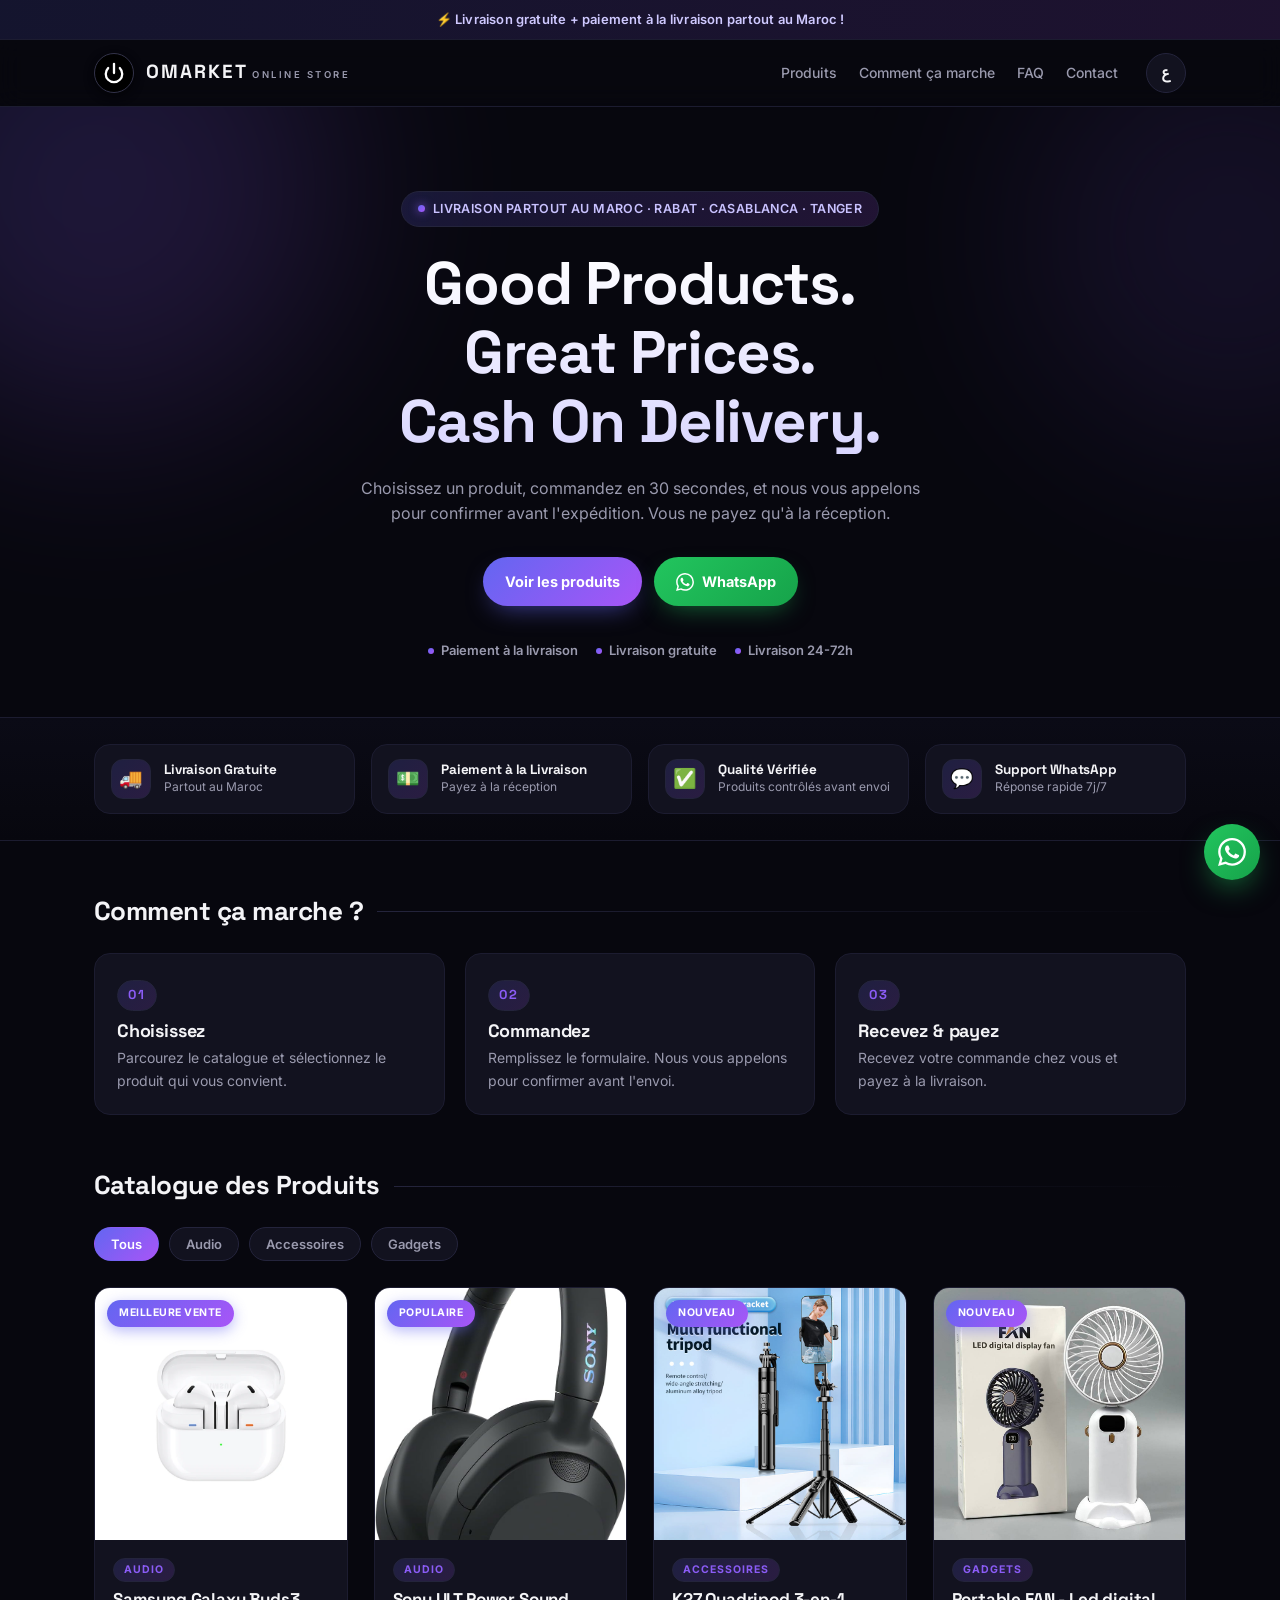
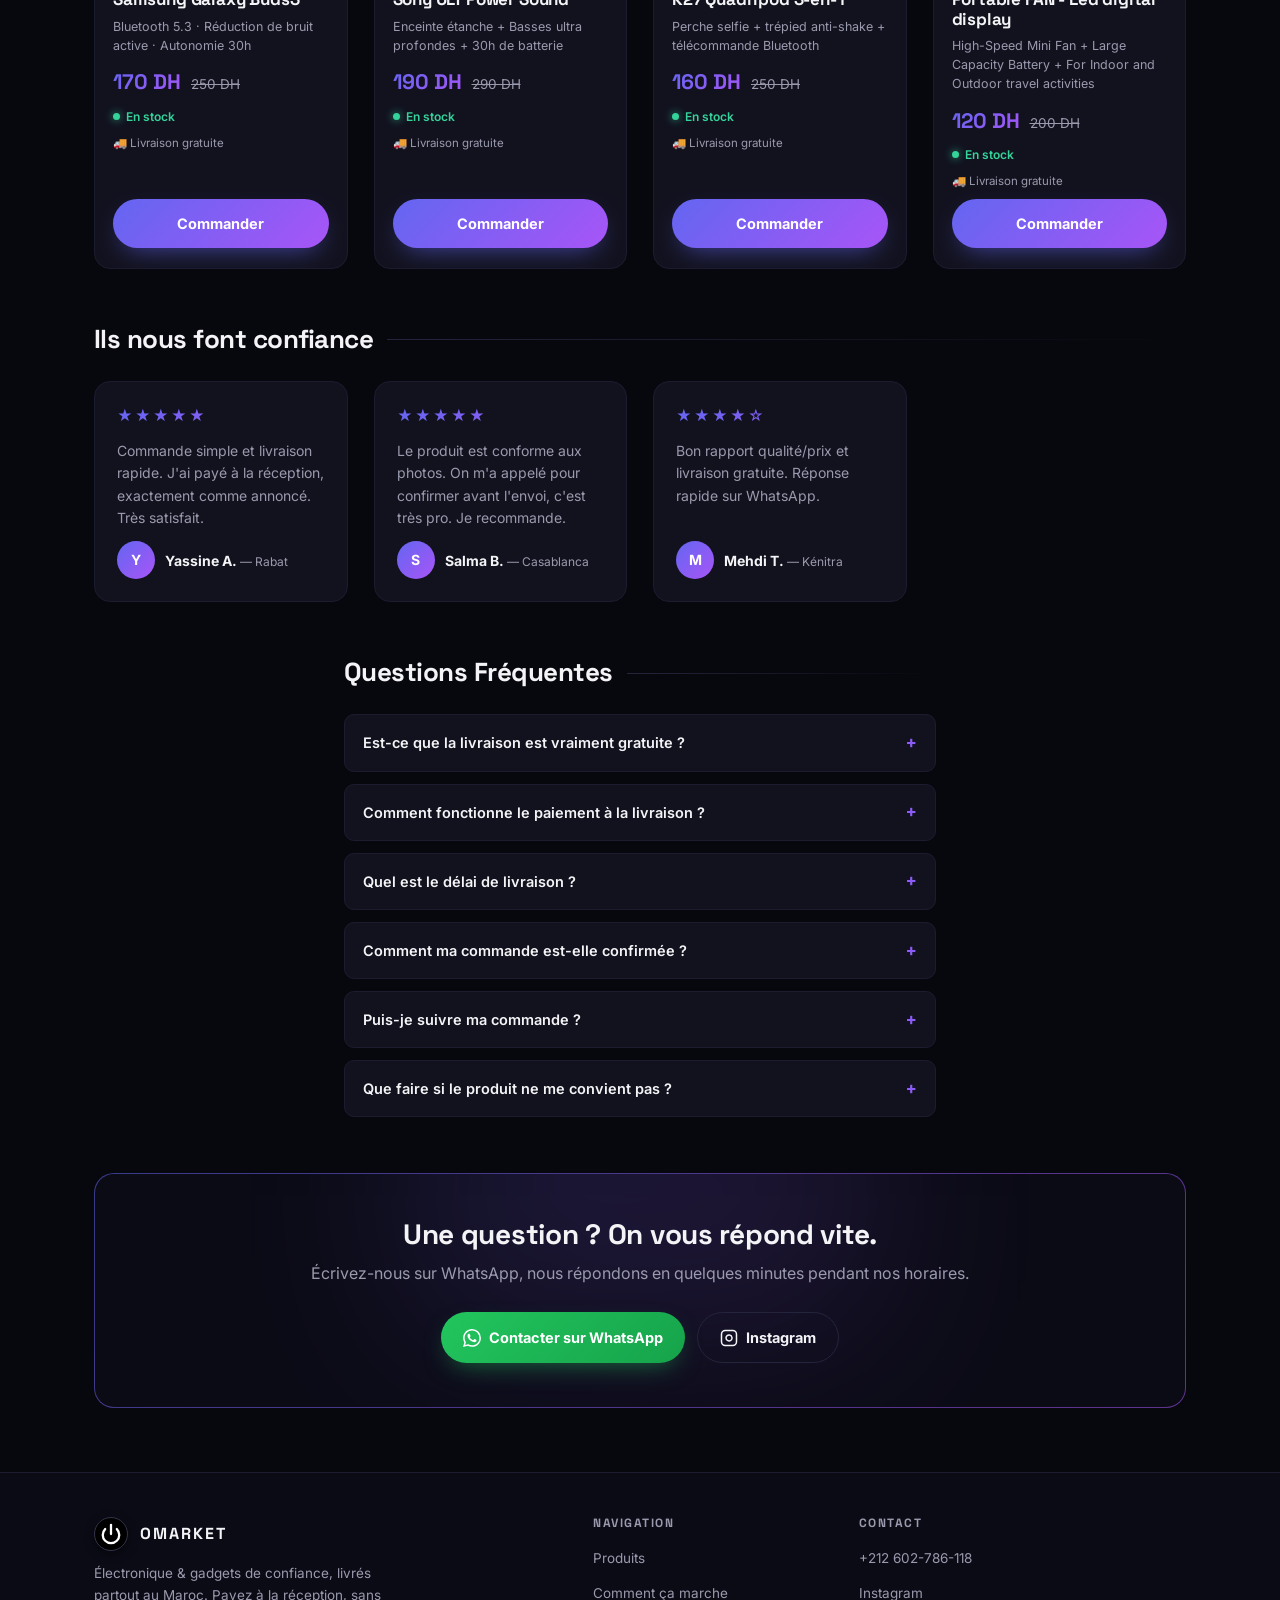
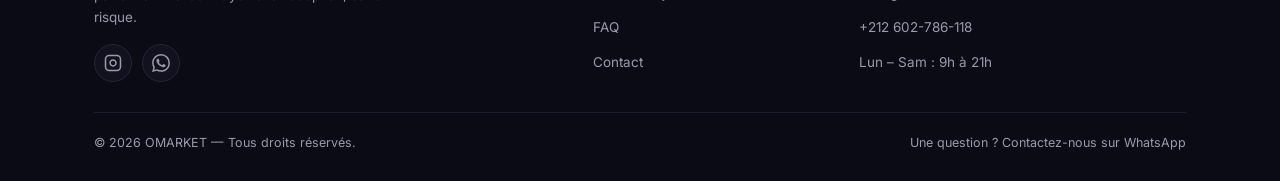
<file: index.html>
<!DOCTYPE html>
<html lang="fr">
<head>
<meta charset="UTF-8">
<meta name="viewport" content="width=device-width, initial-scale=1.0">
<title>O Market — Électronique & Gadgets au Maroc</title>
<meta name="description" content="O Market — Électronique et gadgets au Maroc. Livraison gratuite partout au Maroc, paiement à la livraison. Produits fiables, prix justes.">
<meta name="theme-color" content="#07070e">
<meta property="og:type" content="website">
<meta property="og:site_name" content="O Market">
<meta property="og:title" content="O Market — Électronique & Gadgets au Maroc">
<meta property="og:description" content="Produits fiables, prix justes, paiement à la livraison. Livraison gratuite partout au Maroc.">
<meta property="og:url" content="https://o-market-seven.vercel.app/">
<meta property="og:image" content="https://o-market-seven.vercel.app/uploads/couteurs-galaxy-buds-3-white-sm-r530nzwamea-prix-linksolutions-maroc6.webp">
<meta property="og:locale" content="fr_MA">
<meta name="twitter:card" content="summary_large_image">
<link rel="icon" type="image/svg+xml" href="favicon.svg">
<link rel="preconnect" href="https://fonts.googleapis.com">
<link rel="preconnect" href="https://fonts.gstatic.com" crossorigin>
<link href="https://fonts.googleapis.com/css2?family=Inter:wght@400;500;600;700&family=Space+Grotesk:wght@500;600;700&family=Noto+Sans+Arabic:wght@400;600;700&display=swap" rel="stylesheet">
<link rel="stylesheet" href="style.css">
</head>
<body>

  <!-- Announcement -->
  <div class="announcement-bar">
    <span id="announcement-text">⚡ Livraison gratuite + paiement à la livraison partout au Maroc !</span>
  </div>

  <!-- Header -->
  <header class="site-header">
    <div class="wrap header-row">
      <a href="index.html" class="logo-group">
        <div class="logo-icon">
          <svg class="power-svg" viewBox="0 0 24 24" fill="none" stroke="currentColor" stroke-width="2.5" stroke-linecap="round" stroke-linejoin="round">
            <path d="M12 2v10"></path>
            <path d="M18.36 6.64a9 9 0 1 1-12.73 0"></path>
          </svg>
        </div>
        <div class="logo-text">
          <span class="logo-title" id="site-logo">OMARKET</span>
          <span class="logo-sub" id="site-tagline">Online Store</span>
        </div>
      </a>
      <nav class="header-links">
        <a href="#products" data-i18n="navProducts">Produits</a>
        <a href="#how" data-i18n="navHow">Comment ça marche</a>
        <a href="#faq" data-i18n="navFaq">FAQ</a>
        <a href="#contact" data-i18n="navContact">Contact</a>
        <button id="lang-toggle" class="lang-toggle" type="button" aria-label="Changer de langue">ع</button>
      </nav>
    </div>
  </header>

  <!-- Hero -->
  <section class="hero">
    <div class="wrap">
      <p class="eyebrow"><span class="dot"></span><span id="hero-eyebrow">Livraison partout au Maroc</span></p>
      <h1 id="hero-headline">Produits Fiables.<br>Prix Justes.<br>Paiement à la Livraison.</h1>
      <p class="hero-sub" id="hero-subtext">Choisissez un produit, commandez en 30 secondes, et nous vous appelons pour confirmer avant l'expédition.</p>
      <div class="hero-actions">
        <a href="#products" class="btn" id="cta-primary">Voir les produits</a>
        <a href="https://wa.me/212602786118" class="btn btn-whatsapp" data-whatsapp id="cta-secondary">
          <svg viewBox="0 0 24 24" fill="currentColor"><path d="M17.472 14.382c-.297-.149-1.758-.867-2.03-.967-.273-.099-.471-.148-.67.15-.197.297-.767.966-.94 1.164-.173.199-.347.223-.644.075-.297-.15-1.255-.463-2.39-1.475-.883-.788-1.48-1.761-1.653-2.059-.173-.297-.018-.458.13-.606.134-.133.297-.347.446-.52.149-.174.198-.298.297-.497.1-.198.05-.371-.025-.52-.074-.149-.668-1.612-.916-2.207-.242-.579-.487-.5-.669-.51-.173-.008-.371-.01-.57-.01-.198 0-.52.074-.792.372-.272.297-1.04 1.016-1.04 2.479 0 1.462 1.065 2.875 1.213 3.074.149.198 2.096 3.2 5.077 4.487.709.306 1.262.489 1.694.625.712.227 1.36.195 1.871.118.571-.085 1.758-.719 2.006-1.413.248-.694.248-1.289.173-1.413-.074-.124-.272-.198-.57-.347m-5.421 7.403h-.004a9.87 9.87 0 0 1-5.031-1.378l-.361-.214-3.741.982.998-3.648-.235-.374a9.86 9.86 0 0 1-1.51-5.26c.001-5.45 4.436-9.884 9.888-9.884 2.64 0 5.122 1.03 6.988 2.898a9.825 9.825 0 0 1 2.893 6.994c-.003 5.45-4.437 9.884-9.885 9.884m8.413-18.297A11.815 11.815 0 0 0 12.05 0C5.495 0 .16 5.335.157 11.892c0 2.096.547 4.142 1.588 5.945L.057 24l6.305-1.654a11.882 11.882 0 0 0 5.683 1.448h.005c6.554 0 11.89-5.335 11.893-11.893a11.821 11.821 0 0 0-3.48-8.413Z"/></svg>
          <span id="cta-secondary-text">WhatsApp</span>
        </a>
      </div>
      <ul class="hero-chips">
        <li data-i18n="chipPayment">Paiement à la livraison</li>
        <li data-i18n="chipDelivery">Livraison gratuite</li>
        <li data-i18n="chipTime">Livraison 24-72h</li>
      </ul>
    </div>
  </section>

  <!-- Trust badges -->
  <section class="trust-section">
    <div class="wrap trust-grid" id="trust-grid"></div>
  </section>

  <!-- How it works -->
  <section id="how" class="section how">
    <div class="wrap">
      <h2 class="section-title" id="how-title">Comment ça marche ?</h2>
      <div class="steps" id="steps"></div>
    </div>
  </section>

  <!-- Products -->
  <section id="products" class="products">
    <div class="wrap">
      <h2 class="section-title" id="products-title">Catalogue des Produits</h2>
      <div class="filters" id="filters"></div>
      <div class="grid" id="product-grid">
        <p class="grid-message">Chargement des produits…</p>
      </div>
    </div>
  </section>

  <!-- Testimonials -->
  <section id="testimonials" class="testimonials">
    <div class="wrap">
      <h2 class="section-title" id="testimonials-title">Ils nous font confiance</h2>
      <div class="grid" id="testimonials-grid"></div>
    </div>
  </section>

  <!-- FAQ -->
  <section id="faq" class="faq">
    <div class="wrap narrow">
      <h2 class="section-title" id="faq-title">Questions Fréquentes</h2>
      <div class="faq-list" id="faq-list"></div>
    </div>
  </section>

  <!-- Contact CTA -->
  <section id="contact" class="contact">
    <div class="wrap">
      <div class="contact-panel">
        <h2 id="contact-title">Une question ? On vous répond vite.</h2>
        <p id="contact-text">Écrivez-nous sur WhatsApp, nous répondons en quelques minutes.</p>
        <div class="contact-actions">
          <a href="https://wa.me/212602786118" class="btn btn-whatsapp" data-whatsapp id="contact-wa">
            <svg viewBox="0 0 24 24" fill="currentColor"><path d="M17.472 14.382c-.297-.149-1.758-.867-2.03-.967-.273-.099-.471-.148-.67.15-.197.297-.767.966-.94 1.164-.173.199-.347.223-.644.075-.297-.15-1.255-.463-2.39-1.475-.883-.788-1.48-1.761-1.653-2.059-.173-.297-.018-.458.13-.606.134-.133.297-.347.446-.52.149-.174.198-.298.297-.497.1-.198.05-.371-.025-.52-.074-.149-.668-1.612-.916-2.207-.242-.579-.487-.5-.669-.51-.173-.008-.371-.01-.57-.01-.198 0-.52.074-.792.372-.272.297-1.04 1.016-1.04 2.479 0 1.462 1.065 2.875 1.213 3.074.149.198 2.096 3.2 5.077 4.487.709.306 1.262.489 1.694.625.712.227 1.36.195 1.871.118.571-.085 1.758-.719 2.006-1.413.248-.694.248-1.289.173-1.413-.074-.124-.272-.198-.57-.347m-5.421 7.403h-.004a9.87 9.87 0 0 1-5.031-1.378l-.361-.214-3.741.982.998-3.648-.235-.374a9.86 9.86 0 0 1-1.51-5.26c.001-5.45 4.436-9.884 9.888-9.884 2.64 0 5.122 1.03 6.988 2.898a9.825 9.825 0 0 1 2.893 6.994c-.003 5.45-4.437 9.884-9.885 9.884m8.413-18.297A11.815 11.815 0 0 0 12.05 0C5.495 0 .16 5.335.157 11.892c0 2.096.547 4.142 1.588 5.945L.057 24l6.305-1.654a11.882 11.882 0 0 0 5.683 1.448h.005c6.554 0 11.89-5.335 11.893-11.893a11.821 11.821 0 0 0-3.48-8.413Z"/></svg>
            <span id="contact-wa-text">Contacter sur WhatsApp</span>
          </a>
          <a href="https://www.instagram.com/o.market.online/" class="btn btn-ghost" target="_blank" rel="noopener" id="contact-ig">
            <svg viewBox="0 0 24 24" fill="none" stroke="currentColor" stroke-width="2"><rect x="2" y="2" width="20" height="20" rx="5"/><path d="M16 11.37A4 4 0 1 1 12.63 8 4 4 0 0 1 16 11.37z"/><line x1="17.5" y1="6.5" x2="17.51" y2="6.5"/></svg>
            <span id="contact-ig-text">Instagram</span>
          </a>
        </div>
      </div>
    </div>
  </section>

  <!-- Footer -->
  <footer class="site-footer">
    <div class="wrap">
      <div class="footer-grid">
        <div class="footer-brand">
          <div class="logo-group">
            <div class="logo-icon small">
              <svg class="power-svg" viewBox="0 0 24 24" fill="none" stroke="currentColor" stroke-width="2.5" stroke-linecap="round" stroke-linejoin="round">
                <path d="M12 2v10"></path>
                <path d="M18.36 6.64a9 9 0 1 1-12.73 0"></path>
              </svg>
            </div>
            <span class="logo-title small" id="site-logo-footer">OMARKET</span>
          </div>
          <p>Électronique & gadgets de confiance, livrés partout au Maroc. Payez à la réception, sans risque.</p>
          <div class="social-links">
            <a class="social-link" href="https://www.instagram.com/o.market.online/" target="_blank" rel="noopener" aria-label="Instagram" data-instagram>
              <svg viewBox="0 0 24 24" fill="none" stroke="currentColor" stroke-width="2"><rect x="2" y="2" width="20" height="20" rx="5"/><path d="M16 11.37A4 4 0 1 1 12.63 8 4 4 0 0 1 16 11.37z"/><line x1="17.5" y1="6.5" x2="17.51" y2="6.5"/></svg>
            </a>
            <a class="social-link" href="https://wa.me/212602786118" target="_blank" rel="noopener" aria-label="WhatsApp" data-whatsapp>
              <svg viewBox="0 0 24 24" fill="currentColor"><path d="M17.472 14.382c-.297-.149-1.758-.867-2.03-.967-.273-.099-.471-.148-.67.15-.197.297-.767.966-.94 1.164-.173.199-.347.223-.644.075-.297-.15-1.255-.463-2.39-1.475-.883-.788-1.48-1.761-1.653-2.059-.173-.297-.018-.458.13-.606.134-.133.297-.347.446-.52.149-.174.198-.298.297-.497.1-.198.05-.371-.025-.52-.074-.149-.668-1.612-.916-2.207-.242-.579-.487-.5-.669-.51-.173-.008-.371-.01-.57-.01-.198 0-.52.074-.792.372-.272.297-1.04 1.016-1.04 2.479 0 1.462 1.065 2.875 1.213 3.074.149.198 2.096 3.2 5.077 4.487.709.306 1.262.489 1.694.625.712.227 1.36.195 1.871.118.571-.085 1.758-.719 2.006-1.413.248-.694.248-1.289.173-1.413-.074-.124-.272-.198-.57-.347m-5.421 7.403h-.004a9.87 9.87 0 0 1-5.031-1.378l-.361-.214-3.741.982.998-3.648-.235-.374a9.86 9.86 0 0 1-1.51-5.26c.001-5.45 4.436-9.884 9.888-9.884 2.64 0 5.122 1.03 6.988 2.898a9.825 9.825 0 0 1 2.893 6.994c-.003 5.45-4.437 9.884-9.885 9.884m8.413-18.297A11.815 11.815 0 0 0 12.05 0C5.495 0 .16 5.335.157 11.892c0 2.096.547 4.142 1.588 5.945L.057 24l6.305-1.654a11.882 11.882 0 0 0 5.683 1.448h.005c6.554 0 11.89-5.335 11.893-11.893a11.821 11.821 0 0 0-3.48-8.413Z"/></svg>
            </a>
          </div>
        </div>

        <div class="footer-col">
          <h4>Navigation</h4>
          <ul>
            <li><a href="#products" data-i18n="navProducts">Produits</a></li>
            <li><a href="#how" data-i18n="navHow">Comment ça marche</a></li>
            <li><a href="#faq" data-i18n="navFaq">FAQ</a></li>
            <li><a href="#contact" data-i18n="navContact">Contact</a></li>
          </ul>
        </div>

        <div class="footer-col">
          <h4>Contact</h4>
          <ul>
            <li>
              <a href="https://wa.me/212602786118" target="_blank" rel="noopener" data-whatsapp id="footer-wa">WhatsApp</a>
            </li>
            <li><a href="https://www.instagram.com/o.market.online/" target="_blank" rel="noopener" data-instagram>Instagram</a></li>
            <li><span id="phone-display">+212 602-786-118</span></li>
            <li><span id="hours">Lun – Sam : 9h à 21h</span></li>
          </ul>
        </div>
      </div>

      <div class="footer-bottom">
        <span>© <span id="year">2026</span> <span id="footer-logo-name">OMARKET</span> — <span data-i18n="footerRights">Tous droits réservés.</span></span>
        <span id="footer-note">Une question ? Contactez-nous sur WhatsApp</span>
      </div>
    </div>
  </footer>

  <!-- Floating WhatsApp -->
  <a id="whatsapp-float" class="whatsapp-float" href="https://wa.me/212602786118" target="_blank" rel="noopener" data-whatsapp aria-label="WhatsApp">
    <svg viewBox="0 0 24 24" fill="currentColor"><path d="M17.472 14.382c-.297-.149-1.758-.867-2.03-.967-.273-.099-.471-.148-.67.15-.197.297-.767.966-.94 1.164-.173.199-.347.223-.644.075-.297-.15-1.255-.463-2.39-1.475-.883-.788-1.48-1.761-1.653-2.059-.173-.297-.018-.458.13-.606.134-.133.297-.347.446-.52.149-.174.198-.298.297-.497.1-.198.05-.371-.025-.52-.074-.149-.668-1.612-.916-2.207-.242-.579-.487-.5-.669-.51-.173-.008-.371-.01-.57-.01-.198 0-.52.074-.792.372-.272.297-1.04 1.016-1.04 2.479 0 1.462 1.065 2.875 1.213 3.074.149.198 2.096 3.2 5.077 4.487.709.306 1.262.489 1.694.625.712.227 1.36.195 1.871.118.571-.085 1.758-.719 2.006-1.413.248-.694.248-1.289.173-1.413-.074-.124-.272-.198-.57-.347m-5.421 7.403h-.004a9.87 9.87 0 0 1-5.031-1.378l-.361-.214-3.741.982.998-3.648-.235-.374a9.86 9.86 0 0 1-1.51-5.26c.001-5.45 4.436-9.884 9.888-9.884 2.64 0 5.122 1.03 6.988 2.898a9.825 9.825 0 0 1 2.893 6.994c-.003 5.45-4.437 9.884-9.885 9.884m8.413-18.297A11.815 11.815 0 0 0 12.05 0C5.495 0 .16 5.335.157 11.892c0 2.096.547 4.142 1.588 5.945L.057 24l6.305-1.654a11.882 11.882 0 0 0 5.683 1.448h.005c6.554 0 11.89-5.335 11.893-11.893a11.821 11.821 0 0 0-3.48-8.413Z"/></svg>
  </a>

  <script src="script.js"></script>
</body>
</html>
</file>
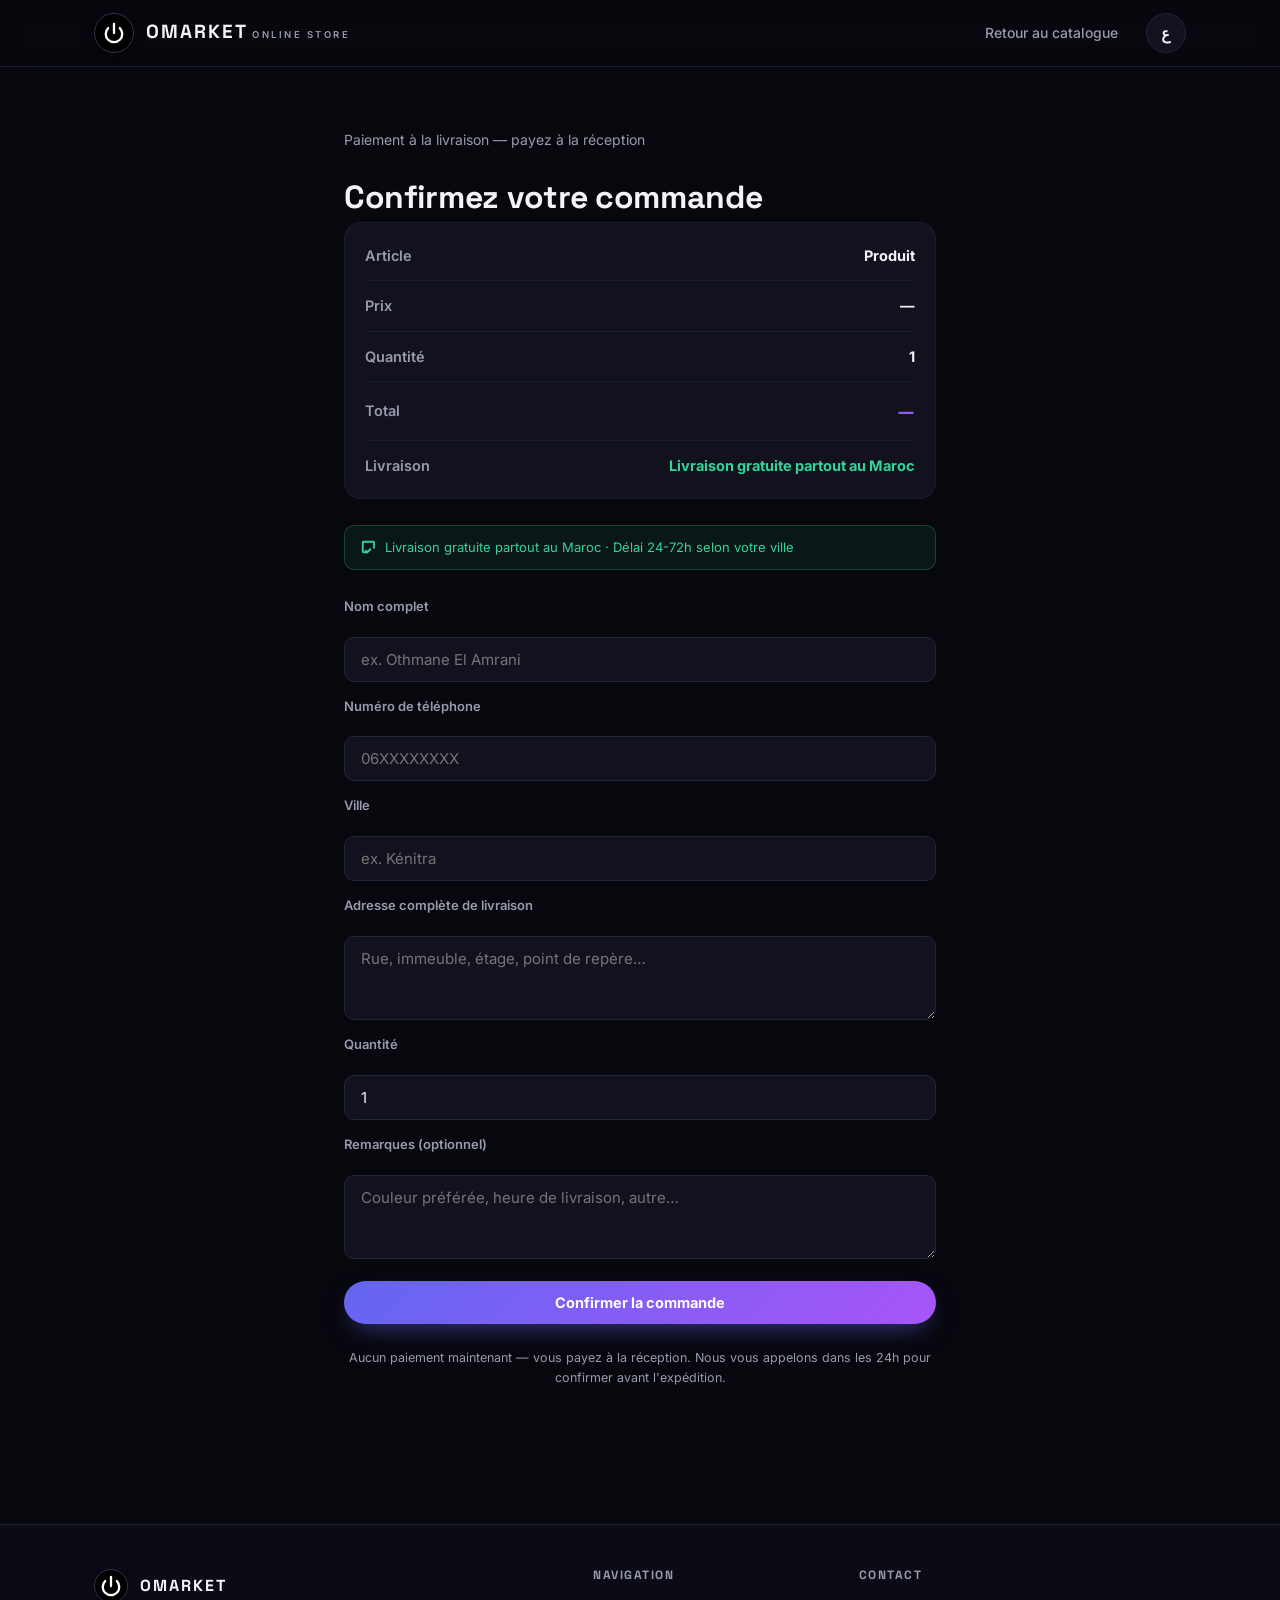
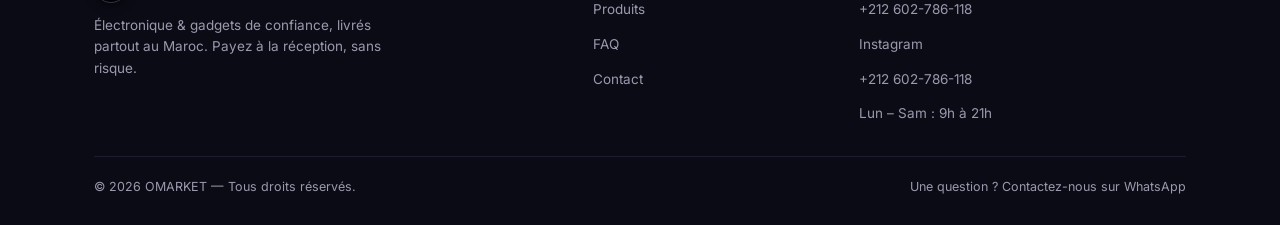
<file: order.html>
<!DOCTYPE html>
<html lang="fr">
<head>
<meta charset="UTF-8">
<meta name="viewport" content="width=device-width, initial-scale=1.0">
<title>Confirmer votre commande — O Market</title>
<meta name="robots" content="noindex">
<meta name="theme-color" content="#07070e">
<link rel="icon" type="image/svg+xml" href="favicon.svg">
<link rel="preconnect" href="https://fonts.googleapis.com">
<link rel="preconnect" href="https://fonts.gstatic.com" crossorigin>
<link href="https://fonts.googleapis.com/css2?family=Inter:wght@400;500;600;700&family=Space+Grotesk:wght@500;600;700&family=Noto+Sans+Arabic:wght@400;600;700&display=swap" rel="stylesheet">
<link rel="stylesheet" href="style.css">
</head>
<body>

  <!-- Header -->
  <header class="site-header">
    <div class="wrap header-row">
      <a href="index.html" class="logo-group">
        <div class="logo-icon">
          <svg class="power-svg" viewBox="0 0 24 24" fill="none" stroke="currentColor" stroke-width="2.5" stroke-linecap="round" stroke-linejoin="round">
            <path d="M12 2v10"></path>
            <path d="M18.36 6.64a9 9 0 1 1-12.73 0"></path>
          </svg>
        </div>
        <div class="logo-text">
          <span class="logo-title" id="site-logo">OMARKET</span>
          <span class="logo-sub" id="site-tagline">Online Store</span>
        </div>
      </a>
      <nav class="header-links">
        <a href="index.html#products" data-i18n="orderBack">Retour au catalogue</a>
        <button id="lang-toggle" class="lang-toggle" type="button" aria-label="Changer de langue">ع</button>
      </nav>
    </div>
  </header>

  <!-- Order -->
  <section class="order-section">
    <div class="wrap narrow">
      <p class="order-eyebrow" data-i18n="orderEyebrow">Paiement à la livraison — payez à la réception</p>
      <h1 class="order-title" data-i18n="orderTitle">Confirmez votre commande</h1>

      <div class="order-summary" id="order-summary">
        <div class="summary-row">
          <span class="label" data-i18n="summaryProduct">Article</span>
          <span class="value" id="product-name">Chargement…</span>
        </div>
        <div class="summary-row">
          <span class="label" data-i18n="summaryPrice">Prix</span>
          <span class="value" id="product-price">—</span>
        </div>
        <div class="summary-row">
          <span class="label" data-i18n="summaryQty">Quantité</span>
          <span class="value" id="qty-display">1</span>
        </div>
        <div class="summary-row total">
          <span class="label" data-i18n="summaryTotal">Total</span>
          <span class="value" id="order-total">—</span>
        </div>
        <div class="summary-row delivery">
          <span class="label" data-i18n="summaryDelivery">Livraison</span>
          <span class="value" id="order-delivery-note">Livraison gratuite</span>
        </div>
      </div>

      <p class="delivery-note">
        <svg viewBox="0 0 24 24" fill="none" stroke="currentColor" stroke-width="2.5" stroke-linecap="round" stroke-linejoin="round" width="18" height="18"><path d="M20 13V6a1 1 0 0 0-1-1H6a1 1 0 0 0-1 1v12a1 1 0 0 0 1 1h5"/><path d="M9 17l2 2 4-4"/></svg>
        <span id="delivery-note-text">Livraison gratuite partout au Maroc · 24-72h</span>
      </p>

      <form id="order-form" class="order-form" action="https://formspree.io/f/xykrovlk" method="POST">
        <input type="hidden" name="Produit" id="hidden-product">
        <input type="hidden" name="Prix unitaire" id="hidden-price">
        <input type="hidden" name="Total" id="hidden-total">

        <label for="name" data-i18n="labelName">Nom complet</label>
        <input type="text" id="name" name="Nom complet" required placeholder="ex. Othmane El Amrani" data-i18n-placeholder="placeholderName" autocomplete="name">

        <label for="phone" data-i18n="labelPhone">Numéro de téléphone</label>
        <input type="tel" id="phone" name="Téléphone" required placeholder="06XXXXXXXX" data-i18n-placeholder="placeholderPhone" autocomplete="tel" inputmode="tel">

        <label for="city" data-i18n="labelCity">Ville</label>
        <input type="text" id="city" name="Ville" required placeholder="ex. Kénitra" data-i18n-placeholder="placeholderCity" autocomplete="address-level2">

        <label for="address" data-i18n="labelAddress">Adresse complète de livraison</label>
        <textarea id="address" name="Adresse" required placeholder="Rue, immeuble, étage, point de repère…" data-i18n-placeholder="placeholderAddress" autocomplete="street-address"></textarea>

        <label for="qty" data-i18n="labelQty">Quantité</label>
        <input type="number" id="qty" name="Quantité" value="1" min="1" max="20" required>

        <label for="notes" data-i18n="labelNotes">Remarques (optionnel)</label>
        <textarea id="notes" name="Remarques" placeholder="Couleur préférée, heure de livraison, autre…" data-i18n-placeholder="placeholderNotes"></textarea>

        <button type="submit" class="btn full" data-i18n="submitOrder">Confirmer la commande</button>
        <p class="fine-print" id="order-note">Aucun paiement maintenant — vous payez à la réception. Nous vous appelons dans les 24h pour confirmer avant l'expédition.</p>
      </form>

      <div id="success-message" class="success-message" hidden>
        <div class="success-icon">✓</div>
        <h2 id="success-title">Commande reçue !</h2>
        <p id="success-text">Merci ! Nous vous appellerons bientôt pour confirmer votre commande et les détails de livraison.</p>
        <a href="index.html" class="btn" data-i18n="successBack">Retour au catalogue</a>
      </div>
    </div>
  </section>

  <!-- Footer -->
  <footer class="site-footer">
    <div class="wrap">
      <div class="footer-grid">
        <div class="footer-brand">
          <div class="logo-group">
            <div class="logo-icon small">
              <svg class="power-svg" viewBox="0 0 24 24" fill="none" stroke="currentColor" stroke-width="2.5" stroke-linecap="round" stroke-linejoin="round">
                <path d="M12 2v10"></path>
                <path d="M18.36 6.64a9 9 0 1 1-12.73 0"></path>
              </svg>
            </div>
            <span class="logo-title small" id="site-logo-footer">OMARKET</span>
          </div>
          <p>Électronique & gadgets de confiance, livrés partout au Maroc. Payez à la réception, sans risque.</p>
        </div>

        <div class="footer-col">
          <h4>Navigation</h4>
          <ul>
            <li><a href="index.html#products" data-i18n="navProducts">Produits</a></li>
            <li><a href="index.html#faq" data-i18n="navFaq">FAQ</a></li>
            <li><a href="index.html#contact" data-i18n="navContact">Contact</a></li>
          </ul>
        </div>

        <div class="footer-col">
          <h4>Contact</h4>
          <ul>
            <li><a href="https://wa.me/212602786118" target="_blank" rel="noopener" data-whatsapp id="footer-wa">WhatsApp</a></li>
            <li><a href="https://www.instagram.com/o.market.online/" target="_blank" rel="noopener">Instagram</a></li>
            <li><span id="phone-display">+212 602-786-118</span></li>
            <li><span id="hours">Lun – Sam : 9h à 21h</span></li>
          </ul>
        </div>
      </div>

      <div class="footer-bottom">
        <span>© <span id="year">2026</span> <span id="footer-logo-name">OMARKET</span> — <span data-i18n="footerRights">Tous droits réservés.</span></span>
        <span id="footer-note">Une question ? Contactez-nous sur WhatsApp</span>
      </div>
    </div>
  </footer>

  <script src="script.js"></script>
</body>
</html>
</file>
<file: style.css>
/* ============================================================
   O MARKET v2 — Stylesheet
   Concept : simple, calme, tech. Accent blue → purple gradient.
   Le logo reste monochrome et intemporel ; le gradient vit dans
   les boutons, prix, badges et lueurs du hero.
   ============================================================ */

:root {
  --bg: #07070e;
  --bg-soft: #0b0b16;
  --surface: #12121f;
  --surface-2: #181830;
  --border: #24243c;
  --border-soft: #1c1c30;
  --text: #f4f4f7;
  --muted: #9a9aae;

  --indigo: #6366f1;
  --violet: #8b5cf6;
  --purple: #a855f7;
  --gradient: linear-gradient(135deg, var(--indigo), var(--purple));
  --gradient-soft: linear-gradient(135deg, rgba(99, 102, 241, 0.16), rgba(168, 85, 247, 0.16));
  --gradient-border: linear-gradient(135deg, rgba(99, 102, 241, 0.55), rgba(168, 85, 247, 0.55));

  --green: #34d399;
  --red: #f87171;
  --whatsapp: #25d366;

  --radius: 16px;
  --radius-sm: 10px;
  --shadow: 0 24px 50px -20px rgba(0, 0, 0, 0.6);

  --font-display: "Space Grotesk", "Inter", system-ui, sans-serif;
  --font-body: "Inter", "Noto Sans Arabic", -apple-system, "Segoe UI", Roboto, sans-serif;

  --header-h: 66px;
}

* { box-sizing: border-box; }

html { scroll-behavior: smooth; }

body {
  margin: 0;
  background: var(--bg);
  color: var(--text);
  font-family: var(--font-body);
  line-height: 1.6;
  -webkit-font-smoothing: antialiased;
  text-rendering: optimizeLegibility;
}

body.lang-ar { font-family: "Noto Sans Arabic", "Inter", system-ui, sans-serif; }

h1, h2, h3, h4 {
  font-family: var(--font-display);
  letter-spacing: -0.01em;
  line-height: 1.15;
}

a { color: inherit; text-decoration: none; }

img { display: block; max-width: 100%; }

button { font-family: inherit; }

:focus-visible {
  outline: 2px solid var(--indigo);
  outline-offset: 3px;
  border-radius: 4px;
}

::selection { background: rgba(139, 92, 246, 0.4); }

/* ---------- Layout helpers ---------- */
.wrap { max-width: 1140px; margin: 0 auto; padding: 0 24px; }
.wrap.narrow { max-width: 640px; }

/* ---------- Announcement bar ---------- */
.announcement-bar {
  background: linear-gradient(90deg, rgba(99, 102, 241, 0.14), rgba(168, 85, 247, 0.14));
  color: #cfc9ff;
  font-size: 13px;
  font-weight: 600;
  text-align: center;
  padding: 9px 16px;
  border-bottom: 1px solid var(--border-soft);
  letter-spacing: 0.2px;
}

/* ---------- Header ---------- */
.site-header {
  position: sticky;
  top: 0;
  z-index: 50;
  border-bottom: 1px solid var(--border-soft);
  background: rgba(7, 7, 14, 0.86);
  backdrop-filter: blur(12px);
  -webkit-backdrop-filter: blur(12px);
}
.header-row {
  display: flex;
  align-items: center;
  justify-content: space-between;
  gap: 16px;
  min-height: var(--header-h);
}
.logo-group { display: flex; align-items: center; gap: 12px; flex-shrink: 0; }
.logo-icon {
  width: 40px; height: 40px;
  background: #000;
  border: 1px solid #33334a;
  border-radius: 50%;
  display: flex; align-items: center; justify-content: center;
  color: #fff;
  box-shadow: 0 3px 10px rgba(0, 0, 0, 0.5);
}
.logo-icon.small { width: 34px; height: 34px; }
.power-svg { width: 22px; height: 22px; }
.logo-title {
  font-family: var(--font-display);
  font-weight: 700;
  font-size: 19px;
  letter-spacing: 2px;
  line-height: 1;
  color: var(--text);
}
.logo-title.small { font-size: 16px; }
.logo-sub {
  font-size: 9.5px;
  color: var(--muted);
  font-weight: 600;
  letter-spacing: 2.5px;
  text-transform: uppercase;
}
.header-links { display: flex; align-items: center; gap: 22px; }
.header-links a {
  color: var(--muted);
  font-size: 14px;
  font-weight: 500;
  transition: color 0.2s ease;
}
.header-links a:hover { color: var(--text); }

.lang-toggle {
  margin-left: 6px;
  width: 40px; height: 40px;
  border-radius: 50%;
  border: 1px solid var(--border);
  background: var(--surface);
  color: var(--text);
  font-weight: 700;
  font-size: 14px;
  cursor: pointer;
  display: inline-flex; align-items: center; justify-content: center;
  transition: border-color 0.2s ease, background 0.2s ease;
}
.lang-toggle:hover { border-color: var(--indigo); background: var(--surface-2); }

/* ---------- Buttons ---------- */
.btn {
  display: inline-flex;
  align-items: center;
  justify-content: center;
  gap: 8px;
  background: var(--gradient);
  color: #fff;
  font-weight: 700;
  padding: 13px 22px;
  border-radius: 999px;
  font-size: 14.5px;
  border: none;
  cursor: pointer;
  transition: transform 0.15s ease, box-shadow 0.2s ease, filter 0.2s ease;
  box-shadow: 0 10px 26px -10px rgba(99, 102, 241, 0.65);
}
.btn:hover { filter: brightness(1.08); transform: translateY(-2px); }
.btn:active { transform: translateY(0); }
.btn svg { width: 18px; height: 18px; }
.btn.full { width: 100%; }

.btn-ghost {
  background: transparent;
  color: var(--text);
  border: 1px solid var(--border);
  box-shadow: none;
}
.btn-ghost:hover { border-color: var(--indigo); background: rgba(99, 102, 241, 0.08); }

.btn-whatsapp { background: linear-gradient(135deg, #22c55e, #16a34a); box-shadow: 0 10px 26px -10px rgba(34, 197, 94, 0.55); }
.btn-whatsapp:hover { filter: brightness(1.08); }

.btn.is-disabled { background: #2a2a40; color: #6b6b80; cursor: not-allowed; box-shadow: none; transform: none; }

/* ---------- Hero ---------- */
.hero {
  position: relative;
  text-align: center;
  padding: 84px 0 56px;
  overflow: hidden;
}
.hero::before,
.hero::after {
  content: "";
  position: absolute;
  border-radius: 50%;
  filter: blur(100px);
  pointer-events: none;
  z-index: 0;
}
.hero::before {
  top: -160px; left: -140px;
  width: 480px; height: 480px;
  background: var(--gradient);
  opacity: 0.18;
}
.hero::after {
  top: -80px; right: -160px;
  width: 420px; height: 420px;
  background: rgba(139, 92, 246, 0.22);
  opacity: 0.5;
}
.hero .wrap { position: relative; z-index: 1; }

.eyebrow {
  display: inline-flex;
  align-items: center;
  gap: 8px;
  background: var(--gradient-soft);
  border: 1px solid var(--border);
  color: #c9c2ff;
  font-size: 12.5px;
  font-weight: 600;
  letter-spacing: 0.4px;
  text-transform: uppercase;
  padding: 7px 16px;
  border-radius: 999px;
  margin: 0 0 22px;
}
.eyebrow .dot {
  width: 7px; height: 7px;
  border-radius: 50%;
  background: var(--gradient);
  box-shadow: 0 0 10px rgba(139, 92, 246, 0.9);
}

.hero h1 {
  font-size: clamp(34px, 6vw, 60px);
  font-weight: 700;
  letter-spacing: -0.02em;
  margin: 0 auto 20px;
  max-width: 15ch;
  background: linear-gradient(180deg, #ffffff 0%, #d9d6ff 100%);
  -webkit-background-clip: text;
  background-clip: text;
  -webkit-text-fill-color: transparent;
  color: transparent;
}
.hero-sub {
  color: var(--muted);
  max-width: 560px;
  margin: 0 auto 30px;
  font-size: 16px;
}
.hero-actions { display: flex; justify-content: center; gap: 12px; flex-wrap: wrap; margin-bottom: 34px; }

.hero-chips {
  display: flex;
  justify-content: center;
  gap: 10px 18px;
  flex-wrap: wrap;
  list-style: none;
  margin: 0;
  padding: 0;
}
.hero-chips li {
  color: var(--muted);
  font-size: 13px;
  font-weight: 600;
  display: inline-flex;
  align-items: center;
  gap: 7px;
}
.hero-chips li::before {
  content: "";
  width: 6px; height: 6px;
  border-radius: 50%;
  background: var(--gradient);
}

/* ---------- Trust band ---------- */
.trust-section {
  padding: 26px 0;
  border-top: 1px solid var(--border-soft);
  border-bottom: 1px solid var(--border-soft);
  background: linear-gradient(180deg, var(--bg-soft), var(--bg));
}
.trust-grid {
  display: grid;
  grid-template-columns: repeat(auto-fit, minmax(220px, 1fr));
  gap: 16px;
}
.trust-item {
  display: flex;
  align-items: center;
  gap: 13px;
  padding: 14px 16px;
  background: var(--surface);
  border: 1px solid var(--border-soft);
  border-radius: var(--radius);
  transition: border-color 0.2s ease, transform 0.2s ease;
}
.trust-item:hover { border-color: var(--border); transform: translateY(-2px); }
.trust-icon {
  width: 40px; height: 40px;
  flex-shrink: 0;
  border-radius: 12px;
  display: flex; align-items: center; justify-content: center;
  font-size: 19px;
  background: var(--gradient-soft);
  border: 1px solid var(--border);
}
.trust-item h4 { margin: 0; font-size: 13.5px; font-weight: 700; }
.trust-item p { margin: 0; font-size: 12px; color: var(--muted); }

/* ---------- Sections ---------- */
.section {
  padding: 56px 0 0;
}
.section-title {
  font-size: 26px;
  font-weight: 700;
  letter-spacing: -0.02em;
  margin: 0 0 26px;
  display: flex;
  align-items: center;
  gap: 14px;
}
.section-title::after {
  content: "";
  height: 1px;
  flex: 1;
  background: linear-gradient(90deg, var(--border), transparent);
}

/* ---------- How it works ---------- */
.steps {
  display: grid;
  grid-template-columns: repeat(auto-fit, minmax(220px, 1fr));
  gap: 20px;
}
.step-card {
  position: relative;
  background: var(--surface);
  border: 1px solid var(--border-soft);
  border-radius: var(--radius);
  padding: 26px 22px 22px;
  overflow: hidden;
}
.step-card::before {
  content: "";
  position: absolute;
  top: 0; left: 0; right: 0;
  height: 2px;
  background: var(--gradient);
  opacity: 0;
  transition: opacity 0.25s ease;
}
.step-card:hover::before { opacity: 1; }
.step-num {
  font-family: var(--font-display);
  font-size: 13px;
  font-weight: 700;
  color: var(--violet);
  letter-spacing: 2px;
  display: inline-block;
  margin-bottom: 10px;
  padding: 4px 10px;
  border-radius: 999px;
  background: var(--gradient-soft);
  border: 1px solid var(--border);
}
.step-title { font-size: 18px; margin: 0 0 6px; }
.step-text { color: var(--muted); font-size: 14px; margin: 0; }

/* ---------- Products ---------- */
.products { padding: 56px 0 0; }

.filters { display: flex; gap: 10px; flex-wrap: wrap; margin-bottom: 26px; }
.filter-chip {
  border: 1px solid var(--border);
  background: var(--surface);
  color: var(--muted);
  font-size: 13px;
  font-weight: 600;
  padding: 8px 16px;
  border-radius: 999px;
  cursor: pointer;
  transition: color 0.2s ease, border-color 0.2s ease, background 0.2s ease;
}
.filter-chip:hover { color: var(--text); border-color: var(--indigo); }
.filter-chip.is-active {
  background: var(--gradient);
  border-color: transparent;
  color: #fff;
}

.grid {
  display: grid;
  grid-template-columns: repeat(auto-fill, minmax(250px, 1fr));
  gap: 26px;
}

.card {
  display: flex;
  flex-direction: column;
  background: var(--surface);
  border: 1px solid var(--border-soft);
  border-radius: var(--radius);
  overflow: hidden;
  transition: transform 0.25s ease, border-color 0.25s ease, box-shadow 0.25s ease;
}
.card:hover {
  transform: translateY(-5px);
  border-color: var(--violet);
  box-shadow: var(--shadow);
}
.card-img {
  position: relative;
  aspect-ratio: 1 / 1;
  background: #000;
  overflow: hidden;
}
.card-img img {
  width: 100%; height: 100%;
  object-fit: cover;
  transition: transform 0.4s ease;
}
.card:hover .card-img img { transform: scale(1.04); }
.badge {
  position: absolute;
  top: 12px; left: 12px;
  background: var(--gradient);
  color: #fff;
  font-weight: 700;
  font-size: 10.5px;
  text-transform: uppercase;
  letter-spacing: 0.5px;
  padding: 5px 12px;
  border-radius: 999px;
  box-shadow: 0 4px 14px rgba(99, 102, 241, 0.45);
}
.out-of-stock {
  position: absolute;
  inset: 0;
  display: flex;
  align-items: center;
  justify-content: center;
  background: rgba(7, 7, 14, 0.72);
  color: var(--text);
  font-weight: 700;
  font-size: 14px;
  text-transform: uppercase;
  letter-spacing: 1px;
}
.card-body { padding: 18px 18px 20px; display: flex; flex-direction: column; gap: 8px; flex: 1; }
.card-cat {
  align-self: flex-start;
  font-size: 10.5px;
  font-weight: 700;
  letter-spacing: 1px;
  text-transform: uppercase;
  color: var(--violet);
  background: var(--gradient-soft);
  border: 1px solid var(--border);
  padding: 3px 10px;
  border-radius: 999px;
}
.card-body h3 { margin: 0; font-size: 17px; font-weight: 700; letter-spacing: -0.01em; }
.spec { color: var(--muted); font-size: 12.5px; margin: 0; line-height: 1.5; }
.price-row { display: flex; align-items: baseline; gap: 10px; margin-top: 2px; }
.price {
  background: var(--gradient);
  -webkit-background-clip: text;
  background-clip: text;
  -webkit-text-fill-color: transparent;
  color: transparent;
  font-family: var(--font-display);
  font-size: 21px;
  font-weight: 700;
}
.price-old { color: var(--muted); font-size: 13.5px; text-decoration: line-through; }
.card-delivery { color: var(--muted); font-size: 11.5px; margin: 0; }
.card .btn { margin-top: auto; }

.stock-row { display: flex; align-items: center; gap: 6px; font-size: 12px; font-weight: 600; color: var(--green); }
.stock-row .dot { width: 7px; height: 7px; border-radius: 50%; background: var(--green); box-shadow: 0 0 8px rgba(52, 211, 153, 0.8); }
.stock-row.is-out { color: var(--red); }
.stock-row.is-out .dot { background: var(--red); box-shadow: 0 0 8px rgba(248, 113, 113, 0.8); }

/* ---------- Testimonials ---------- */
.testimonials { padding: 56px 0 0; }
.testimonial {
  background: var(--surface);
  border: 1px solid var(--border-soft);
  border-radius: var(--radius);
  padding: 22px;
  display: flex;
  flex-direction: column;
  gap: 12px;
}
.stars {
  font-size: 15px;
  letter-spacing: 2px;
  background: var(--gradient);
  -webkit-background-clip: text;
  background-clip: text;
  -webkit-text-fill-color: transparent;
  color: transparent;
}
.testimonial-text { color: var(--muted); font-size: 14px; margin: 0; flex: 1; }
.testimonial-author { display: flex; align-items: center; gap: 10px; }
.testimonial-avatar {
  width: 38px; height: 38px;
  border-radius: 50%;
  background: var(--gradient);
  color: #fff;
  font-weight: 700;
  font-size: 14px;
  display: flex; align-items: center; justify-content: center;
}
.testimonial-author strong { font-size: 14px; }
.testimonial-author span { color: var(--muted); font-size: 12px; }

/* ---------- FAQ ---------- */
.faq { padding: 56px 0 0; }
.faq-list { display: flex; flex-direction: column; gap: 12px; }
.faq-item {
  background: var(--surface);
  border: 1px solid var(--border-soft);
  border-radius: var(--radius-sm);
  overflow: hidden;
  transition: border-color 0.2s ease;
}
.faq-item[open] { border-color: var(--violet); }
.faq-item summary {
  list-style: none;
  cursor: pointer;
  display: flex;
  align-items: center;
  justify-content: space-between;
  gap: 14px;
  padding: 16px 18px;
  font-weight: 600;
  font-size: 14.5px;
  user-select: none;
}
.faq-item summary::-webkit-details-marker { display: none; }
.faq-item summary::after {
  content: "+";
  font-family: var(--font-display);
  font-size: 20px;
  line-height: 1;
  color: var(--violet);
  transition: transform 0.2s ease;
  flex-shrink: 0;
}
.faq-item[open] summary::after { transform: rotate(45deg); }
.faq-a { padding: 0 18px 16px; color: var(--muted); font-size: 14px; }

/* ---------- Contact CTA ---------- */
.contact { padding: 56px 0 0; }
.contact-panel {
  position: relative;
  border-radius: 20px;
  padding: 44px 32px;
  text-align: center;
  background:
    linear-gradient(var(--bg-soft), var(--bg-soft)) padding-box,
    var(--gradient-border) border-box;
  border: 1px solid transparent;
  overflow: hidden;
}
.contact-panel::before {
  content: "";
  position: absolute;
  top: -140px; left: 50%;
  transform: translateX(-50%);
  width: 460px; height: 300px;
  background: var(--gradient);
  opacity: 0.14;
  filter: blur(90px);
  pointer-events: none;
}
.contact-panel h2 { font-size: 28px; margin: 0 0 10px; position: relative; }
.contact-panel p { color: var(--muted); margin: 0 0 26px; position: relative; }
.contact-actions { display: flex; justify-content: center; gap: 12px; flex-wrap: wrap; position: relative; }

/* ---------- Footer ---------- */
.site-footer {
  margin-top: 64px;
  border-top: 1px solid var(--border-soft);
  background: var(--bg-soft);
  padding: 44px 0 28px;
}
.footer-grid {
  display: grid;
  grid-template-columns: 2fr 1fr 1.4fr;
  gap: 32px;
  margin-bottom: 30px;
}
.footer-brand p { color: var(--muted); font-size: 13.5px; max-width: 300px; margin: 12px 0 16px; }
.social-links { display: flex; gap: 10px; }
.social-link {
  width: 38px; height: 38px;
  border-radius: 50%;
  border: 1px solid var(--border);
  background: var(--surface);
  display: flex; align-items: center; justify-content: center;
  color: var(--muted);
  transition: color 0.2s ease, border-color 0.2s ease;
}
.social-link:hover { color: var(--text); border-color: var(--indigo); }
.social-link svg { width: 18px; height: 18px; }

.footer-col h4 {
  font-size: 12px;
  text-transform: uppercase;
  letter-spacing: 1.5px;
  color: var(--muted);
  margin: 0 0 14px;
}
.footer-col ul { list-style: none; margin: 0; padding: 0; display: flex; flex-direction: column; gap: 9px; }
.footer-col a, .footer-col span { color: var(--muted); font-size: 13.5px; }
.footer-col a:hover { color: var(--text); }

.footer-bottom {
  display: flex;
  justify-content: space-between;
  align-items: center;
  gap: 12px;
  flex-wrap: wrap;
  border-top: 1px solid var(--border-soft);
  padding-top: 20px;
  color: var(--muted);
  font-size: 12.5px;
}

/* ---------- Floating WhatsApp ---------- */
.whatsapp-float {
  position: fixed;
  bottom: 20px; right: 20px;
  width: 56px; height: 56px;
  border-radius: 50%;
  background: linear-gradient(135deg, #22c55e, #16a34a);
  display: flex; align-items: center; justify-content: center;
  color: #fff;
  box-shadow: 0 12px 30px -8px rgba(34, 197, 94, 0.6);
  z-index: 60;
  transition: transform 0.2s ease;
}
.whatsapp-float:hover { transform: scale(1.08); }
.whatsapp-float svg { width: 28px; height: 28px; }

/* ---------- Order page ---------- */
.order-section { padding: 48px 0 72px; }
.order-title { font-size: 32px; font-weight: 700; margin: 8px 0 6px; }
.order-eyebrow { color: var(--muted); font-size: 14px; margin-bottom: 28px; }

.order-summary {
  background: var(--surface);
  border: 1px solid var(--border-soft);
  border-radius: var(--radius);
  padding: 8px 20px;
  margin-bottom: 26px;
}
.summary-row {
  display: flex;
  align-items: center;
  justify-content: space-between;
  gap: 16px;
  padding: 13px 0;
  border-bottom: 1px solid var(--border-soft);
  font-size: 14.5px;
}
.summary-row:last-child { border-bottom: none; }
.summary-row .label { color: var(--muted); font-weight: 600; }
.summary-row .value { font-weight: 700; }
.summary-row.total .value {
  font-family: var(--font-display);
  font-size: 20px;
  background: var(--gradient);
  -webkit-background-clip: text;
  background-clip: text;
  -webkit-text-fill-color: transparent;
  color: transparent;
}
.summary-row.delivery .value { color: var(--green); font-weight: 700; }

.delivery-note {
  display: flex;
  align-items: center;
  gap: 8px;
  font-size: 13px;
  color: var(--green);
  background: rgba(52, 211, 153, 0.08);
  border: 1px solid rgba(52, 211, 153, 0.25);
  border-radius: var(--radius-sm);
  padding: 11px 14px;
  margin-bottom: 26px;
}

.order-form { display: flex; flex-direction: column; gap: 14px; }
.order-form label { font-size: 13px; font-weight: 600; color: var(--muted); }
.order-form input,
.order-form textarea {
  margin-top: 6px;
  width: 100%;
  background: var(--surface);
  border: 1px solid var(--border);
  color: var(--text);
  padding: 12px 16px;
  border-radius: var(--radius-sm);
  font-size: 15px;
  font-family: inherit;
  transition: border-color 0.2s ease;
}
.order-form input:focus,
.order-form textarea:focus { outline: none; border-color: var(--indigo); }
.order-form textarea { resize: vertical; min-height: 84px; }
.order-form .btn { margin-top: 8px; }
.fine-print { color: var(--muted); font-size: 12.5px; text-align: center; margin: 10px 0 0; }

.success-message { text-align: center; padding: 40px 0 0; }
.success-icon {
  width: 64px; height: 64px;
  margin: 0 auto 18px;
  border-radius: 50%;
  background: var(--gradient-soft);
  border: 1px solid var(--border);
  display: flex; align-items: center; justify-content: center;
  font-size: 30px;
}
.success-message h2 {
  font-size: 28px;
  margin: 0 0 10px;
  background: var(--gradient);
  -webkit-background-clip: text;
  background-clip: text;
  -webkit-text-fill-color: transparent;
  color: transparent;
  display: inline-block;
}
.success-message p { color: var(--muted); max-width: 420px; margin: 0 auto 24px; }

/* ---------- States / misc ---------- */
.grid-message { color: var(--muted); font-size: 14px; padding: 20px 0; grid-column: 1 / -1; }

/* ---------- Responsive ---------- */
@media (max-width: 900px) {
  .footer-grid { grid-template-columns: 1fr; gap: 24px; }
}
@media (max-width: 720px) {
  .header-row { flex-wrap: wrap; }
  .header-links { gap: 14px; }
  .header-links a { font-size: 13px; }
  .hero { padding: 60px 0 44px; }
  .section { padding: 44px 0 0; }
  .contact-panel { padding: 34px 22px; }
}
@media (max-width: 640px) {
  .hero-chips li { font-size: 12px; }
  .footer-bottom { flex-direction: column; align-items: flex-start; }
  .hero::before { width: 320px; height: 320px; top: -140px; left: -120px; }
  .hero::after { width: 300px; height: 300px; top: -60px; right: -140px; }
}

/* ---------- Motion ---------- */
@media (prefers-reduced-motion: reduce) {
  html { scroll-behavior: auto; }
  *, *::before, *::after { transition: none !important; animation: none !important; }
}
</file>
